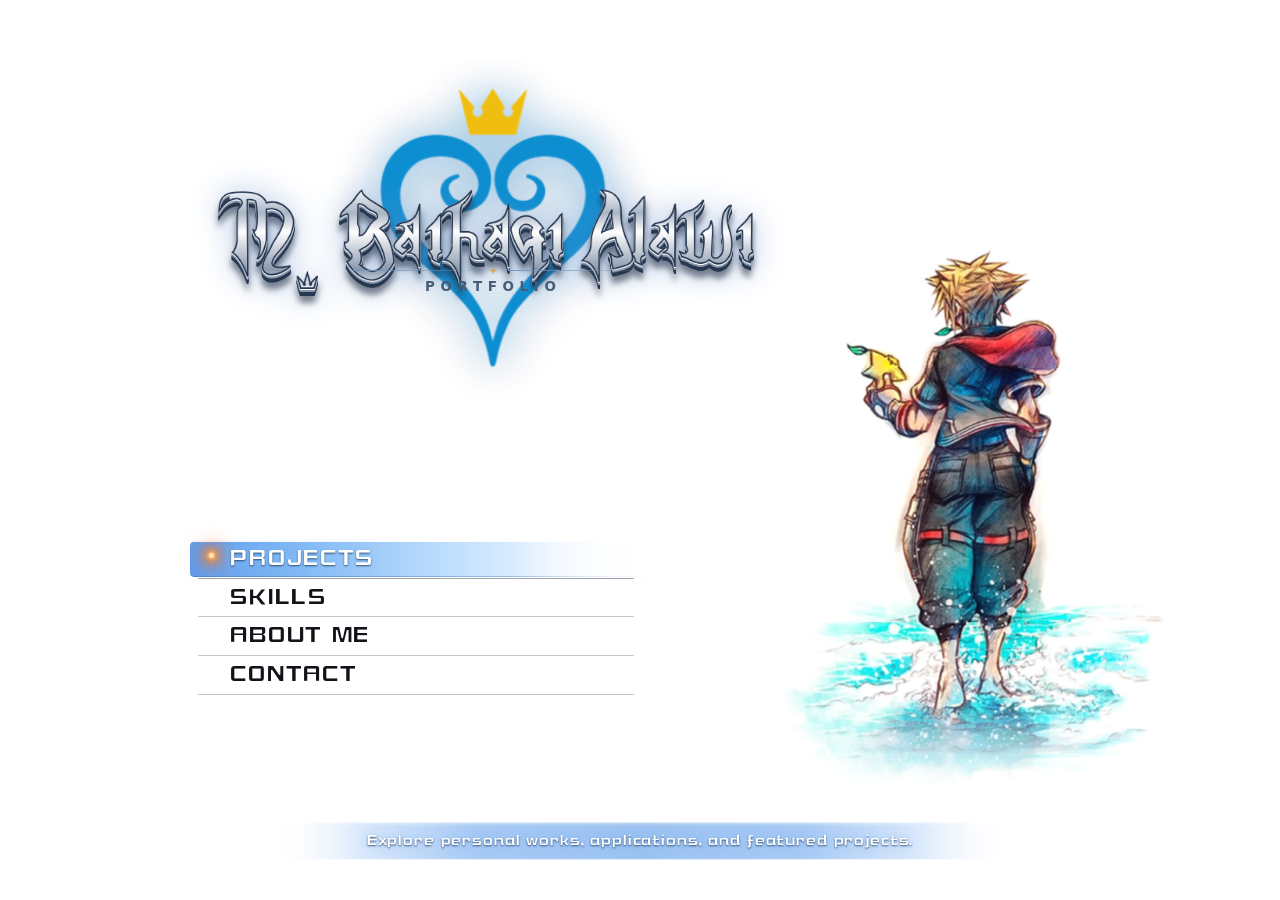
<file: index.html>
<!doctype html>
<html lang="id">
  <head>
    <meta charset="utf-8" />
    <meta name="viewport" content="width=1024" />
    <meta name="theme-color" content="#fafafa" />
    <meta
      name="description"
      content="Portfolio personal M. Baihaqi Alawi dalam pengalaman title screen interaktif."
    />
    <title>M. Baihaqi Alawi — Portfolio</title>
    <link rel="icon" href="assets/icons/favicon.svg" type="image/svg+xml" />
    <link rel="preload" as="image" href="assets/images/portfolio-wallpaper.webp" />
    <link
      rel="preload"
      as="image"
      href="assets/images/kingdom-hearts-logo.webp"
      type="image/webp"
    />
    <link data-page-style rel="stylesheet" href="assets/css/menu.css" />
    <script src="assets/js/core/navigation.js" defer></script>
    <script src="assets/js/core/confirm-sfx.js" defer></script>
  </head>
  <body>
    <main class="title-screen" id="title-screen">
      <img
        class="wallpaper-image"
        src="assets/images/portfolio-wallpaper.webp"
        alt=""
        fetchpriority="high"
      />

      <header class="identity" aria-label="Portfolio M. Baihaqi Alawi">
        <div class="identity__wordmark">
          <img
            class="identity__heart"
            src="assets/images/kingdom-hearts-logo.webp"
            alt=""
            aria-hidden="true"
          />
          <h1>M. Baihaqi Alawi</h1>
          <span class="identity__rule" aria-hidden="true"><i></i><b>✦</b><i></i></span>
          <p class="identity__tag">PORTFOLIO</p>
        </div>
      </header>

      <nav class="main-menu" aria-label="Menu portfolio">
        <ul class="menu-list">
          <li>
            <button
              class="menu-item is-active"
              type="button"
              data-menu="projects"
              aria-current="true"
            >
              <span class="menu-item__spark" aria-hidden="true"></span
              ><span class="menu-item__label">PROJECTS</span>
            </button>
          </li>
          <li>
            <button class="menu-item" type="button" data-menu="skills">
              <span class="menu-item__spark" aria-hidden="true"></span
              ><span class="menu-item__label">SKILLS</span>
            </button>
          </li>
          <li>
            <button class="menu-item" type="button" data-menu="about">
              <span class="menu-item__spark" aria-hidden="true"></span
              ><span class="menu-item__label">ABOUT ME</span>
            </button>
          </li>
          <li>
            <button class="menu-item" type="button" data-menu="contact">
              <span class="menu-item__spark" aria-hidden="true"></span
              ><span class="menu-item__label">CONTACT</span>
            </button>
          </li>
        </ul>
      </nav>

      <div class="menu-caption-strip" id="menu-caption-strip" aria-live="polite">
        <p class="menu-caption-strip__text" id="menu-caption-text">
          Explore personal works, applications, and featured projects.
        </p>
      </div>

      <audio id="menu-sfx" src="assets/audio/menu-sfx.mp3" preload="auto"></audio>
      <audio id="confirm-sfx" src="assets/audio/confirm-sfx.mp3" preload="auto"></audio>
      <audio id="back-sfx" src="assets/audio/back-sfx.mp3" preload="auto"></audio>
    </main>
  </body>
</html>
</file>
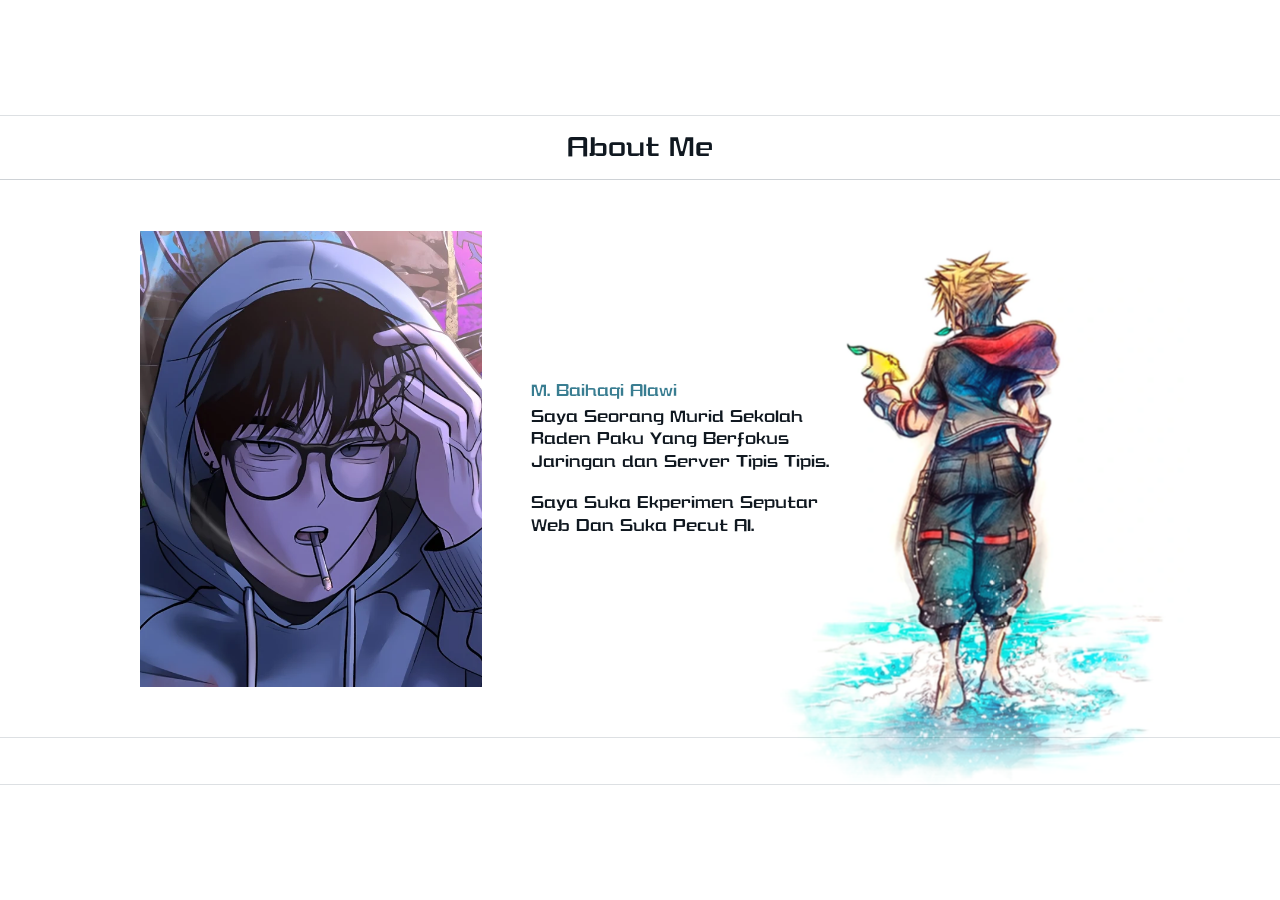
<file: about.html>
<!doctype html>
<html lang="id">
  <head>
    <meta charset="utf-8" />
    <meta name="viewport" content="width=1024" />
    <meta name="theme-color" content="#fafafa" />
    <meta name="description" content="About Me — M. Baihaqi Alawi." />
    <title>About Me — M. Baihaqi Alawi</title>
    <link rel="icon" href="assets/icons/favicon.svg" type="image/svg+xml" />
    <link rel="preload" as="image" href="assets/images/about-profile.webp" />
    <link rel="preload" as="image" href="assets/images/portfolio-wallpaper.webp" />
    <link data-page-style rel="stylesheet" href="assets/css/about.css" />
    <script src="assets/js/core/navigation.js" defer></script>
    <script src="assets/js/core/confirm-sfx.js" defer></script>
  </head>
  <body>
    <main class="about-screen" aria-labelledby="about-title" tabindex="-1">
      <img
        class="wallpaper-image"
        src="assets/images/portfolio-wallpaper.webp"
        alt=""
        aria-hidden="true"
        fetchpriority="high"
      />
      <section class="about-panel">
        <header class="about-header"><h1 id="about-title">About Me</h1></header>
        <div class="about-content">
          <figure class="about-photo">
            <img
              src="assets/images/about-profile.webp"
              alt="Gambar profil M. Baihaqi Alawi"
              width="1024"
              height="1024"
              fetchpriority="high"
            />
          </figure>
          <article class="about-biography" aria-labelledby="about-name">
            <h2 id="about-name">M. Baihaqi Alawi</h2>
            <p>
              Saya Seorang Murid Sekolah Raden Paku Yang Berfokus Jaringan dan Server Tipis Tipis.
            </p>
            <p>
              Saya Suka Ekperimen Seputar Web Dan Suka Pecut AI.
            </p>
          </article>
        </div>
        <div class="about-bottom-rule" aria-hidden="true"></div>
      </section>
    </main>
    <audio id="menu-sfx" src="assets/audio/menu-sfx.mp3" preload="auto"></audio>
    <audio id="confirm-sfx" src="assets/audio/confirm-sfx.mp3" preload="auto"></audio>
    <audio id="back-sfx" src="assets/audio/back-sfx.mp3" preload="auto"></audio>
  </body>
</html>
</file>
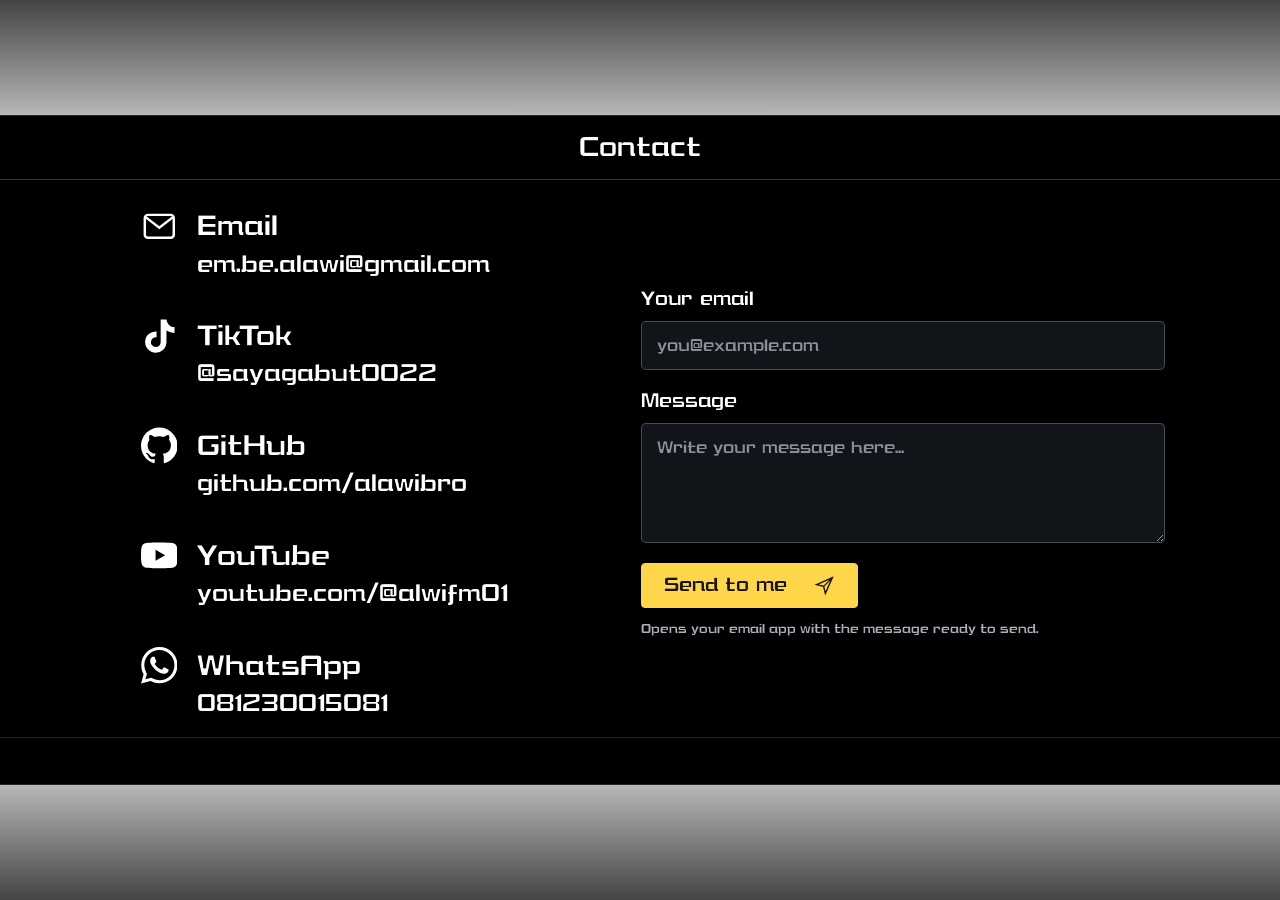
<file: contact.html>
<!doctype html>
<html lang="id">
  <head>
    <meta charset="utf-8" />
    <meta name="viewport" content="width=1024" />
    <meta name="theme-color" content="#ffffff" />
    <meta name="description" content="Contact — M. Baihaqi Alawi." />
    <title>Contact — M. Baihaqi Alawi</title>
    <link rel="icon" href="assets/icons/favicon.svg" type="image/svg+xml" />
    <link data-page-style rel="stylesheet" href="assets/css/contact.css" />
    <script src="assets/js/core/navigation.js" defer></script>
    <script src="assets/js/core/confirm-sfx.js" defer></script>
  </head>
  <body>
    <main class="contact-screen" aria-labelledby="contact-title" tabindex="-1">
      <section class="contact-panel">
        <header class="contact-header"><h1 id="contact-title">Contact</h1></header>
        <div class="contact-content">
          <dl class="contact-channels" aria-label="Kontak M. Baihaqi Alawi">
            <div style="--channel-index: 0">
              <dt>
                <svg
                  class="contact-icon"
                  viewBox="0 0 24 24"
                  fill="none"
                  stroke="currentColor"
                  stroke-width="1.6"
                  aria-hidden="true"
                >
                  <rect x="2.5" y="4.5" width="19" height="15" rx="2" />
                  <path d="m3 6 9 7 9-7" /></svg
                ><span>Email</span>
              </dt>
              <dd><a href="mailto:em.be.alawi@gmail.com">em.be.alawi@gmail.com</a></dd>
            </div>
            <div style="--channel-index: 1">
              <dt>
                <svg
                  class="contact-icon"
                  viewBox="0 0 24 24"
                  fill="currentColor"
                  aria-hidden="true"
                >
                  <path
                    d="M16.7 1h-3.8v14.9a3.2 3.2 0 1 1-2.7-3.2V8.8a7 7 0 1 0 6.5 7V8.2a9.4 9.4 0 0 0 5.3 1.6V6a5.3 5.3 0 0 1-5.3-5Z"
                  /></svg
                ><span>TikTok</span>
              </dt>
              <dd>
                <a
                  href="https://www.tiktok.com/@sayagabut0022"
                  target="_blank"
                  rel="noopener noreferrer"
                  >@sayagabut0022</a
                >
              </dd>
            </div>
            <div style="--channel-index: 2">
              <dt>
                <svg
                  class="contact-icon"
                  viewBox="0 0 24 24"
                  fill="currentColor"
                  aria-hidden="true"
                >
                  <path
                    d="M12 .297c-6.63 0-12 5.373-12 12 0 5.303 3.438 9.8 8.205 11.385.6.113.82-.258.82-.577 0-.285-.01-1.04-.015-2.04-3.338.724-4.042-1.61-4.042-1.61C4.422 18.07 3.633 17.7 3.633 17.7c-1.087-.744.084-.729.084-.729 1.205.084 1.838 1.236 1.838 1.236 1.07 1.835 2.809 1.305 3.495.998.108-.776.417-1.305.76-1.605-2.665-.3-5.466-1.332-5.466-5.93 0-1.31.465-2.38 1.235-3.22-.135-.303-.54-1.523.105-3.176 0 0 1.005-.322 3.3 1.23.96-.267 1.98-.399 3-.405 1.02.006 2.04.138 3 .405 2.28-1.552 3.285-1.23 3.285-1.23.645 1.653.24 2.873.12 3.176.765.84 1.23 1.91 1.23 3.22 0 4.61-2.805 5.625-5.475 5.92.42.36.81 1.096.81 2.22 0 1.606-.015 2.896-.015 3.286 0 .315.21.69.825.57C20.565 22.092 24 17.592 24 12.297c0-6.627-5.373-12-12-12"
                  /></svg
                ><span>GitHub</span>
              </dt>
              <dd>
                <a href="https://github.com/alawibro" target="_blank" rel="noopener noreferrer"
                  >github.com/alawibro</a
                >
              </dd>
            </div>
            <div style="--channel-index: 3">
              <dt>
                <svg
                  class="contact-icon"
                  viewBox="0 0 24 24"
                  fill="currentColor"
                  aria-hidden="true"
                >
                  <path
                    d="M23.498 6.186a3.016 3.016 0 0 0-2.122-2.136C19.505 3.545 12 3.545 12 3.545s-7.505 0-9.377.505A3.017 3.017 0 0 0 .502 6.186C0 8.07 0 12 0 12s0 3.93.502 5.814a3.016 3.016 0 0 0 2.122 2.136c1.871.505 9.376.505 9.376.505s7.505 0 9.377-.505a3.015 3.015 0 0 0 2.122-2.136C24 15.93 24 12 24 12s0-3.93-.502-5.814zM9.545 15.568V8.432L15.818 12l-6.273 3.568z"
                  /></svg
                ><span>YouTube</span>
              </dt>
              <dd>
                <a href="https://youtube.com/@alwifm01" target="_blank" rel="noopener noreferrer"
                  >youtube.com/@alwifm01</a
                >
              </dd>
            </div>
            <div style="--channel-index: 4">
              <dt>
                <svg
                  class="contact-icon"
                  viewBox="0 0 24 24"
                  fill="currentColor"
                  aria-hidden="true"
                >
                  <path
                    d="M17.472 14.382c-.297-.149-1.758-.867-2.03-.967-.273-.099-.471-.148-.67.15-.197.297-.767.966-.94 1.164-.173.199-.347.223-.644.075-.297-.15-1.255-.463-2.39-1.475-.883-.788-1.48-1.761-1.653-2.059-.173-.297-.018-.458.13-.606.134-.133.298-.347.446-.52.149-.174.198-.298.298-.497.099-.198.05-.371-.025-.52-.075-.149-.669-1.612-.916-2.207-.242-.579-.487-.5-.669-.51-.173-.008-.371-.01-.57-.01-.198 0-.52.074-.792.372-.272.297-1.04 1.016-1.04 2.479 0 1.462 1.065 2.875 1.213 3.074.149.198 2.096 3.2 5.077 4.487.709.306 1.262.489 1.694.625.712.227 1.36.195 1.871.118.571-.085 1.758-.719 2.006-1.413.248-.694.248-1.289.173-1.413-.074-.124-.272-.198-.57-.347m-5.421 7.403h-.004a9.87 9.87 0 0 1-5.031-1.378l-.361-.214-3.741.982.998-3.648-.235-.374a9.86 9.86 0 0 1-1.51-5.26c.001-5.45 4.436-9.884 9.888-9.884 2.64 0 5.122 1.03 6.988 2.898a9.825 9.825 0 0 1 2.893 6.994c-.003 5.45-4.437 9.884-9.885 9.884m8.413-18.297A11.815 11.815 0 0 0 12.05 0C5.495 0 .16 5.335.157 11.892c0 2.096.547 4.142 1.588 5.945L.057 24l6.305-1.654a11.882 11.882 0 0 0 5.683 1.448h.005c6.554 0 11.89-5.335 11.893-11.893a11.821 11.821 0 0 0-3.48-8.413Z"
                  /></svg
                ><span>WhatsApp</span>
              </dt>
              <dd>
                <a href="https://wa.me/6281230015081" target="_blank" rel="noopener noreferrer"
                  >081230015081</a
                >
              </dd>
            </div>
          </dl>
          <form class="contact-form" id="contact-form" aria-label="Kirim pesan ke M. Baihaqi Alawi">
            <div class="contact-field">
              <label for="sender-email">Your email</label>
              <input
                id="sender-email"
                name="email"
                type="email"
                autocomplete="email"
                placeholder="you@example.com"
                maxlength="254"
                required
              />
            </div>
            <div class="contact-field">
              <label for="contact-message">Message</label>
              <textarea
                id="contact-message"
                name="message"
                rows="4"
                placeholder="Write your message here..."
                maxlength="3000"
                required
              ></textarea>
            </div>
            <button type="submit">
              Send to me
              <svg
                viewBox="0 0 24 24"
                fill="none"
                stroke="currentColor"
                stroke-width="1.6"
                aria-hidden="true"
              >
                <path d="m3 11 18-8-8 18-2-8-8-2Z M11 13 21 3" />
              </svg>
            </button>
            <p class="contact-form-note" id="contact-form-note" role="status">
              Opens your email app with the message ready to send.
            </p>
          </form>
        </div>
        <div class="contact-bottom-rule" aria-hidden="true"></div>
      </section>
    </main>
    <audio id="menu-sfx" src="assets/audio/menu-sfx.mp3" preload="auto"></audio>
    <audio id="confirm-sfx" src="assets/audio/confirm-sfx.mp3" preload="auto"></audio>
    <audio id="back-sfx" src="assets/audio/back-sfx.mp3" preload="auto"></audio>
  </body>
</html>
</file>
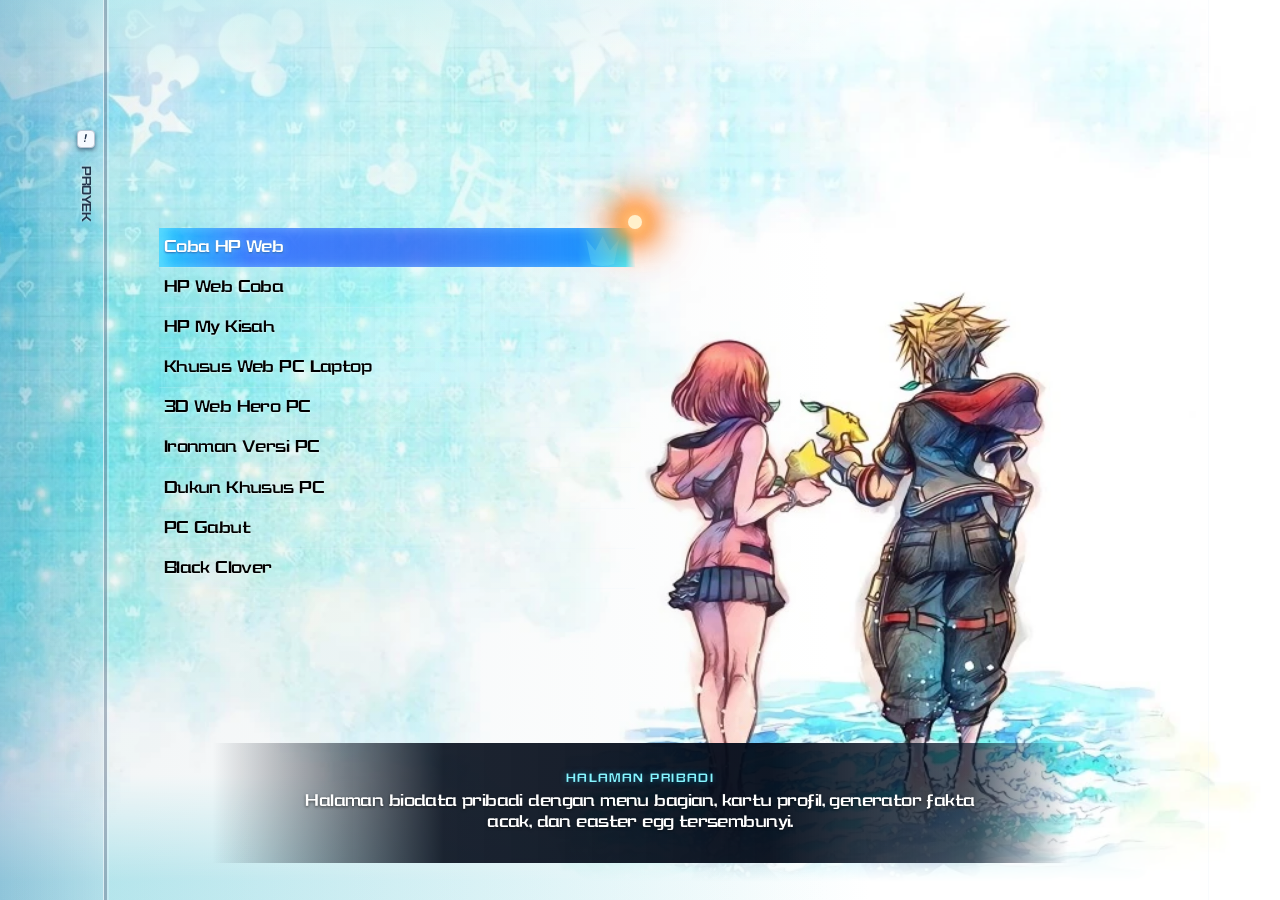
<file: projects.html>
<!doctype html>
<html lang="id">
  <head>
    <meta charset="utf-8" />
    <meta name="viewport" content="width=1024" />
    <meta name="theme-color" content="#b2e8ed" />
    <meta name="description" content="Proyek — M. Baihaqi Alawi." />
    <title>Proyek — M. Baihaqi Alawi</title>
    <link rel="icon" href="assets/icons/favicon.svg" type="image/svg+xml" />
    <link rel="preload" as="image" href="assets/images/projects-kingdom-wallpaper.webp" />
    <link data-page-style rel="stylesheet" href="assets/css/projects.css" />
    <script src="assets/js/core/navigation.js" defer></script>
    <script src="assets/js/core/confirm-sfx.js" defer></script>
  </head>
  <body>
    <svg class="svg-library" xmlns="http://www.w3.org/2000/svg" aria-hidden="true">
      <defs>
        <symbol id="project-crown" viewBox="0 0 40 34">
          <path d="M4 5 13 16 20 2 27 16 36 5 31 29Q20 33 9 29Z" fill="currentColor" />
        </symbol>
      </defs>
    </svg>
    <main class="projects-screen" aria-label="Proyek M. Baihaqi Alawi">
      <img
        class="projects-wallpaper"
        src="assets/images/projects-kingdom-wallpaper.webp"
        alt=""
        aria-hidden="true"
        fetchpriority="high"
      />
      <canvas class="projects-wallpaper-canvas" aria-hidden="true"></canvas>
      <div class="projects-wallpaper-effects" aria-hidden="true">
        <div class="projects-light-bloom"></div>
        <div class="projects-particles"></div>
      </div>
      <div class="menu-rail" aria-hidden="true"></div>
      <div class="right-rule" aria-hidden="true"></div>
      <a class="return-link" href="index.html" aria-label="Kembali ke menu"
        ><svg viewBox="0 0 24 24" aria-hidden="true">
          <path d="M10 3h4l-.7 11h-2.6L10 3Z" fill="currentColor" />
          <circle cx="12" cy="18.5" r="1.8" fill="currentColor" /></svg
      ></a>
      <h1 class="project-label">PROYEK</h1>
      <nav class="project-menu" aria-label="Pilih proyek">
        <ul id="project-list"></ul>
        <noscript>
          <ul>
            <li>
              <a
                class="project-item"
                href="https://alawibro.github.io/coba-hp-web/"
                target="_blank"
                rel="noopener noreferrer"
                ><span class="project-item-title">Coba HP Web</span></a
              >
            </li>
            <li>
              <a
                class="project-item"
                href="https://alawibro.github.io/hp-web-coba/"
                target="_blank"
                rel="noopener noreferrer"
                ><span class="project-item-title">HP Web Coba</span></a
              >
            </li>
            <li>
              <a
                class="project-item"
                href="https://alawibro.github.io/hp-mykisah-wkwkwk/"
                target="_blank"
                rel="noopener noreferrer"
                ><span class="project-item-title">HP My Kisah</span></a
              >
            </li>
            <li>
              <a
                class="project-item"
                href="https://alawibro.github.io/khusus-web-pc-laptop/"
                target="_blank"
                rel="noopener noreferrer"
                ><span class="project-item-title">Khusus Web PC Laptop</span></a
              >
            </li>
            <li>
              <a
                class="project-item"
                href="https://github.com/alawibro/3d-web-hero-pc"
                target="_blank"
                rel="noopener noreferrer"
                ><span class="project-item-title">3D Web Hero PC</span></a
              >
            </li>
          </ul>
        </noscript>
        <span class="selection-spark project-menu-spark" aria-hidden="true"></span>
      </nav>
      <div class="menu-caption" aria-live="polite" aria-atomic="true">
        <p id="project-caption">
          <span class="project-category"></span>
          <span class="project-description"></span>
        </p>
      </div>
    </main>
    <template id="project-item-template">
      <li>
        <button class="project-item" type="button">
          <span class="project-item-title"></span
          ><svg class="selection-crown" aria-hidden="true"><use href="#project-crown" /></svg>
        </button>
      </li>
    </template>
    <audio id="menu-sfx" src="assets/audio/menu-sfx.mp3" preload="auto"></audio>
    <audio id="confirm-sfx" src="assets/audio/confirm-sfx.mp3" preload="auto"></audio>
    <audio id="back-sfx" src="assets/audio/back-sfx.mp3" preload="auto"></audio>
  </body>
</html>
</file>
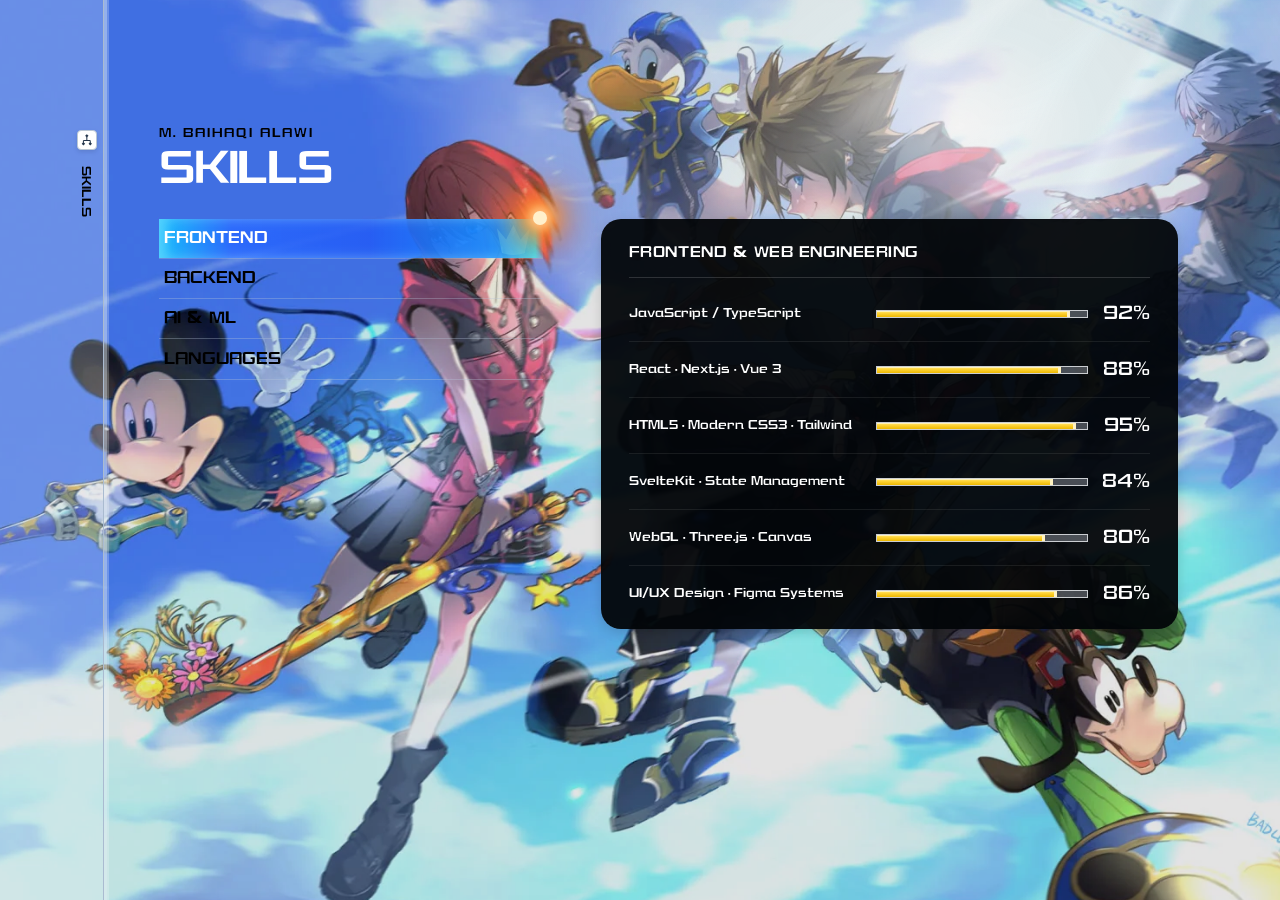
<file: skills.html>
<!doctype html>
<html lang="id">
  <head>
    <meta charset="utf-8" />
    <meta name="viewport" content="width=1024" />
    <meta name="theme-color" content="#e9e9e9" />
    <meta name="description" content="Skills — M. Baihaqi Alawi." />
    <title>Skills — M. Baihaqi Alawi</title>
    <link rel="icon" href="assets/icons/favicon.svg" type="image/svg+xml" />
    <link rel="preload" as="image" href="assets/images/skills-kingdom-wallpaper.webp" />
    <link data-page-style rel="stylesheet" href="assets/css/skills.css" />
    <script src="assets/js/core/navigation.js" defer></script>
    <script src="assets/js/core/confirm-sfx.js" defer></script>
  </head>
  <body>
    <main class="skills-screen" aria-label="Skills M. Baihaqi Alawi">
      <img
        class="skills-wallpaper"
        src="assets/images/skills-kingdom-wallpaper.webp"
        alt=""
        aria-hidden="true"
        fetchpriority="high"
      />
      <canvas class="skills-wallpaper-canvas" aria-hidden="true"></canvas>
      <div class="skills-wallpaper-effects" aria-hidden="true">
        <div class="skills-light-bloom"></div>
        <div class="skills-light-rays"></div>
        <div class="skills-particles"></div>
      </div>
      <div class="skills-rail" aria-hidden="true"></div>
      <a class="skills-back" href="index.html" aria-label="Kembali ke menu"
        ><svg viewBox="0 0 24 24" aria-hidden="true">
          <path
            d="M12 7v6M6 13h12M6 13v4M18 13v4"
            fill="none"
            stroke="currentColor"
            stroke-width="1.8"
            stroke-linejoin="round"
          />
          <path
            d="m12 2 3 3-3 3-3-3Zm-6 14 3 3-3 3-3-3Zm12 0 3 3-3 3-3-3Z"
            fill="currentColor"
          /></svg
      ></a>
      <p class="skills-rail-label">SKILLS</p>
      <section class="skills-content">
        <header class="skills-heading">
          <p>M. BAIHAQI ALAWI</p>
          <h1>SKILLS</h1>
        </header>
        <div class="skills-layout">
          <div
            class="skills-tabs"
            role="tablist"
            aria-label="Kategori skill"
            aria-orientation="vertical"
          ></div>
          <section
            class="skills-panel"
            id="skills-panel"
            role="tabpanel"
            tabindex="0"
            aria-labelledby="skill-category-heading"
          >
            <h2 id="skill-category-heading"></h2>
            <div class="skills-rows"></div>
          </section>
        </div>
      </section>
    </main>
    <audio id="menu-sfx" src="assets/audio/menu-sfx.mp3" preload="auto"></audio>
    <audio id="confirm-sfx" src="assets/audio/confirm-sfx.mp3" preload="auto"></audio>
    <audio id="back-sfx" src="assets/audio/back-sfx.mp3" preload="auto"></audio>
  </body>
</html>
</file>
<file: assets/css/menu.css>
@font-face {
  font-family: 'KHMenu';
  src: url('../fonts/KHMenu.woff2') format('woff2');
  font-style: normal;
  font-weight: 400;
  font-display: swap;
}

@font-face {
  font-family: 'KingdomHearts';
  src: url('../fonts/Kingdom_Hearts_Font.ttf') format('truetype');
  font-style: normal;
  font-weight: 400;
  font-display: swap;
}

:root {
  color-scheme: light;
  --paper: #fafafa;
  --ink: #111318;
  --focus: #174fa8;
  --serif: 'Palatino Linotype', 'Book Antiqua', Georgia, serif;
  --sans: Inter, ui-sans-serif, system-ui, -apple-system, BlinkMacSystemFont, 'Segoe UI', sans-serif;
  font-family: var(--sans);
  font-synthesis: none;
  text-rendering: optimizeLegibility;
  -webkit-font-smoothing: antialiased;
  -moz-osx-font-smoothing: grayscale;
}

* {
  box-sizing: border-box;
}

html,
body {
  width: 100%;
  min-width: 1024px;
  height: 100%;
  margin: 0;
  overflow: hidden;
  overscroll-behavior: none;
}

body {
  color: var(--ink);
  background: var(--paper);
}
button {
  color: inherit;
  font: inherit;
}
button:focus-visible {
  outline: 3px solid var(--focus);
  outline-offset: 3px;
}

.title-screen {
  isolation: isolate;
  position: fixed;
  inset: 0;
  min-width: 1024px;
  width: 100%;
  height: 100vh;
  height: 100dvh;
  overflow: hidden;
  background: #fff;
}

.wallpaper-image {
  position: absolute;
  z-index: -1;
  inset: 0;
  width: 100%;
  height: 100%;
  max-width: none;
  object-fit: cover;
  object-position: 72% center;
  --wallpaper-opacity: 0.96;
  opacity: var(--wallpaper-opacity);
  will-change: opacity;
  user-select: none;
  pointer-events: none;
  transform-origin: 72% center;
  transform: scale(0.75);
  mask-image: linear-gradient(
    to bottom,
    #000 0%,
    #000 80%,
    rgba(0, 0, 0, 0.85) 88%,
    rgba(0, 0, 0, 0.3) 95%,
    transparent 100%
  );
  -webkit-mask-image: linear-gradient(
    to bottom,
    #000 0%,
    #000 80%,
    rgba(0, 0, 0, 0.85) 88%,
    rgba(0, 0, 0, 0.3) 95%,
    transparent 100%
  );
  animation: wallpaper-fade-in 1400ms cubic-bezier(0.25, 0.8, 0.25, 1) 100ms both;
}

@keyframes wallpaper-fade-in {
  from {
    opacity: 0.1;
  }
  to {
    opacity: var(--wallpaper-opacity);
  }
}

.identity {
  position: absolute;
  left: clamp(14.5%, 18vw, 21.5%);
  top: clamp(14%, 18.5vh, 22.5%);
  width: fit-content;
  max-width: 62vw;
}

@keyframes logo-fade-in {
  from {
    opacity: 0;
  }
  to {
    opacity: 1;
  }
}

@keyframes name-entrance {
  from {
    opacity: 0;
    transform: scale(1.28);
  }
  to {
    opacity: 1;
    transform: scale(1);
  }
}

.identity__wordmark {
  position: relative;
  isolation: isolate;
  display: inline-flex;
  flex-direction: column;
  align-items: center;
  width: fit-content;
  font-size: clamp(96px, 11vw, 166px);
}
.identity__heart {
  will-change: opacity;
  position: absolute;
  z-index: -1;
  top: 48%;
  left: 50%;
  width: auto;
  height: 2.08em;
  aspect-ratio: 1280 / 1580;
  overflow: visible;
  transform: translate(-50%, -50%);
  pointer-events: none;
  filter: drop-shadow(0 0 20px rgba(0, 132, 214, 0.42))
    drop-shadow(0 6px 26px rgba(18, 52, 98, 0.24));
  opacity: 0.95;
  animation: logo-fade-in 1400ms cubic-bezier(0.25, 0.8, 0.25, 1) 1100ms backwards;
}

.identity__wordmark h1 {
  will-change: transform, opacity;
  position: relative;
  z-index: 1;
  margin: 0;
  white-space: nowrap;
  text-align: center;
  font-family: 'KingdomHearts', var(--serif);
  font-size: 1em;
  font-weight: 400;
  line-height: 0.96;
  letter-spacing: -0.025em;
  background: linear-gradient(
    180deg,
    #fff 0%,
    #eef2f8 18%,
    #aab5c5 34%,
    #fff 48%,
    #8a98ad 76%,
    #e4eaf3 88%,
    #74839a 100%
  );
  background-clip: text;
  -webkit-background-clip: text;
  color: transparent;
  -webkit-text-stroke: 1.5px #25364f;
  filter: drop-shadow(0 1px 0 #fff) drop-shadow(0 2px 0 #8796ac) drop-shadow(0 4px 0 #263750)
    drop-shadow(0 7px 3px rgba(19, 31, 50, 0.52)) drop-shadow(0 0 16px rgba(104, 145, 206, 0.45));
  transform-origin: center;
  animation: name-entrance 1100ms cubic-bezier(0.2, 0.75, 0.25, 1) 1400ms both;
}

.identity__rule {
  position: relative;
  z-index: 1;
  display: flex;
  align-items: center;
  justify-content: center;
  gap: 10px;
  width: min(72%, 280px);
  margin: -0.27em 0 0;
  color: #6d91c4;
  animation: logo-fade-in 900ms ease 1550ms both;
}
.identity__rule i {
  height: 1px;
  flex: 1;
  background: linear-gradient(90deg, #7595c0, rgba(122, 154, 198, 0.16));
}
.identity__rule b {
  color: #d1a967;
  font-size: 12px;
  font-weight: 400;
}

.identity__tag {
  position: relative;
  z-index: 1;
  margin: 1px 0 0;
  text-align: center;
  color: #485c76;
  font-family: var(--sans);
  font-size: clamp(11px, 1.05vw, 15px);
  font-weight: 650;
  letter-spacing: 0.42em;
  text-transform: uppercase;
  animation: logo-fade-in 900ms ease 1550ms both;
}

.main-menu {
  position: absolute;
  left: clamp(12%, 15.5vw, 19%);
  top: clamp(54%, 60vh, 67%);
  width: min(34vw, 460px);
}

.menu-list {
  list-style: none;
  padding: 0;
  margin: 0;
}
.menu-list li {
  margin: 0;
  padding: 0;
  opacity: 0;
  animation: menu-item-entrance 550ms cubic-bezier(0.16, 1, 0.3, 1) both;
}
.menu-list li:nth-child(1) {
  animation-delay: 260ms;
}
.menu-list li:nth-child(2) {
  animation-delay: 400ms;
}
.menu-list li:nth-child(3) {
  animation-delay: 540ms;
}
.menu-list li:nth-child(4) {
  animation-delay: 680ms;
}

@keyframes menu-item-entrance {
  0% {
    opacity: 0;
    transform: translateY(22px);
  }
  100% {
    opacity: 1;
    transform: translateY(0);
  }
}

.menu-item {
  position: relative;
  display: grid;
  grid-template-columns: 26px minmax(0, 1fr);
  column-gap: 6px;
  align-items: center;
  width: 100%;
  min-height: clamp(38px, 4.3vh, 48px);
  padding: 0 16px 0 0;
  border: 0;
  border-bottom: 1px solid rgba(112, 118, 129, 0.42);
  background: transparent;
  cursor: pointer;
  text-align: left;
  transition:
    color 150ms ease,
    border-color 150ms ease,
    background-color 150ms ease;
  -webkit-tap-highlight-color: transparent;
}
.menu-item:focus-visible {
  outline: none;
}

.menu-item::before {
  content: '';
  position: absolute;
  z-index: -1;
  left: -8px;
  right: -28px;
  top: 1px;
  bottom: 1px;
  opacity: 0;
  background: linear-gradient(
    90deg,
    rgba(50, 128, 230, 0.78) 0%,
    rgba(68, 148, 238, 0.65) 24%,
    rgba(102, 178, 248, 0.42) 55%,
    rgba(135, 198, 255, 0.15) 80%,
    rgba(160, 215, 255, 0) 100%
  );
  border-radius: 4px 0 0 4px;
  box-shadow:
    inset 0 1px 0 rgba(255, 255, 255, 0.95),
    inset 0 -1px 0 rgba(40, 95, 175, 0.35),
    0 2px 10px rgba(50, 120, 220, 0.2);
  mask-image: linear-gradient(90deg, #000 0%, #000 68%, rgba(0, 0, 0, 0.2) 88%, transparent 100%);
  -webkit-mask-image: linear-gradient(
    90deg,
    #000 0%,
    #000 68%,
    rgba(0, 0, 0, 0.2) 88%,
    transparent 100%
  );
  transition: opacity 180ms ease;
}

.menu-item.is-active {
  color: #ffffff;
  border-bottom-color: rgba(90, 101, 118, 0.58);
}
.menu-item.is-active .menu-item__label {
  text-shadow:
    0 1px 2px rgba(10, 32, 64, 0.7),
    0 0 12px rgba(120, 195, 255, 0.85);
}
.menu-item.is-active::before {
  opacity: 1;
}
.menu-item:hover:not(.is-active) {
  color: #25344a;
  border-bottom-color: #7d8796;
}
.menu-item__spark {
  position: relative;
  top: -3px;
  justify-self: center;
  width: 5px;
  height: 5px;
  border-radius: 50%;
  background: #ffe4b5;
  opacity: 0;
  box-shadow:
    0 0 3px 1px #ffc080,
    0 0 7px 3px rgba(255, 160, 55, 0.95),
    0 0 14px 5px rgba(255, 115, 15, 0.75),
    0 0 20px 8px rgba(255, 85, 0, 0.35);
  transition: opacity 180ms ease;
}

.menu-item.is-active .menu-item__spark {
  opacity: 1;
  animation: spark-float 2.2s cubic-bezier(0.45, 0, 0.55, 1) infinite;
}

@keyframes spark-float {
  0% {
    transform: translate3d(-3px, 1px, 0) scale(0.92);
  }
  25% {
    transform: translate3d(2px, -4px, 0) scale(1.12);
  }
  50% {
    transform: translate3d(4px, 1px, 0) scale(1.02);
  }
  75% {
    transform: translate3d(1px, 4px, 0) scale(1.1);
  }
  100% {
    transform: translate3d(-3px, 1px, 0) scale(0.92);
  }
}

@keyframes spark-glow {
  from {
    opacity: 0;
  }
  to {
    opacity: 1;
  }
}
.menu-item__label {
  font-family: 'KHMenu', 'Trebuchet MS', var(--sans);
  font-size: clamp(17px, 1.68vw, 23px);
  font-weight: 400;
  letter-spacing: 0.08em;
  line-height: 1;
}
.menu-item__label {
  display: inline-block;
  transform-origin: left center;
}
.is-confirming-menu .main-menu {
  pointer-events: none;
}
.is-confirming-menu .menu-item.is-active .menu-item__label {
  will-change: transform, opacity;
}

.menu-caption-strip {
  position: absolute;
  left: 50%;
  transform: translateX(-50%);
  bottom: clamp(24px, 4.5vh, 44px);
  width: min(84vw, 740px);
  height: clamp(34px, 4.2vh, 42px);
  display: flex;
  align-items: center;
  justify-content: center;
  pointer-events: none;
  z-index: 2;
  animation: caption-fade-in 1000ms ease 750ms both;
}

@keyframes caption-fade-in {
  from {
    opacity: 0.1;
  }
  to {
    opacity: 1;
  }
}

.menu-caption-strip::before {
  content: '';
  position: absolute;
  inset: 0;
  background: linear-gradient(
    90deg,
    transparent 0%,
    rgba(120, 175, 240, 0.22) 10%,
    rgba(95, 158, 235, 0.55) 28%,
    rgba(90, 155, 232, 0.6) 50%,
    rgba(95, 158, 235, 0.55) 72%,
    rgba(120, 175, 240, 0.22) 90%,
    transparent 100%
  );
  border-top: 1px solid rgba(255, 255, 255, 0.68);
  border-bottom: 1px solid rgba(255, 255, 255, 0.68);
  mask-image: linear-gradient(90deg, transparent 0%, #000 12%, #000 88%, transparent 100%);
  -webkit-mask-image: linear-gradient(90deg, transparent 0%, #000 12%, #000 88%, transparent 100%);
  box-shadow: inset 0 1px 3px rgba(255, 255, 255, 0.45);
}

.menu-caption-strip__text {
  position: relative;
  z-index: 1;
  margin: 0;
  padding: 0 24px;
  color: #ffffff;
  font-family: 'KHMenu', var(--sans);
  font-size: clamp(12.5px, 1.12vw, 15.5px);
  font-weight: 400;
  letter-spacing: 0.06em;
  text-align: center;
  white-space: nowrap;
  text-shadow:
    0 1px 2px rgba(16, 38, 72, 0.75),
    0 0 10px rgba(120, 185, 255, 0.55);
  transition:
    opacity 140ms ease,
    transform 140ms ease;
}

.menu-caption-strip__text.is-changing {
  opacity: 0;
  transform: translateY(2px);
}

@media (prefers-reduced-motion: reduce) {
  *,
  *::before,
  *::after {
    scroll-behavior: auto !important;
    animation-duration: 0.01ms !important;
    animation-iteration-count: 1 !important;
    transition-duration: 0.01ms !important;
  }
  .identity,
  .menu-list li,
  .menu-caption-strip,
  .wallpaper-image {
    opacity: 1 !important;
    transform: none !important;
    animation: none !important;
  }
  .identity__heart,
  .identity__wordmark h1,
  .identity__rule,
  .identity__tag {
    animation: none !important;
  }
}

.menu-item__spark::after {
  content: '';
  position: absolute;
  inset: 0;
  border-radius: inherit;
  box-shadow:
    0 0 4px 2px #ffc080,
    0 0 10px 4px #ffaa41,
    0 0 16px 6px #ff7d14d9,
    0 0 23px 9px #ff5a0073;
  opacity: 0;
  pointer-events: none;
}
.menu-item.is-active .menu-item__spark::after {
  animation: spark-glow 1.2s ease-in-out infinite alternate;
  will-change: opacity;
}
@media (prefers-reduced-motion: reduce) {
  .menu-item__spark::after {
    animation: none !important;
  }
}
</file>
<file: assets/css/about.css>
@font-face {
  font-family: 'KHMenu';
  src: url('../fonts/KHMenu.woff2') format('woff2');
  font-weight: 400;
  font-style: normal;
  font-display: swap;
}
:root {
  color-scheme: light;
  color: #101820;
  background: #fff;
  font-family: 'KHMenu', 'Trebuchet MS', sans-serif;
}
* {
  box-sizing: border-box;
}
html,
body {
  margin: 0;
  width: 100%;
  height: 100%;
  min-width: 1024px;
  overflow: hidden;
}
.about-screen {
  position: fixed;
  inset: 0;
  min-width: 1024px;
  isolation: isolate;
  width: 100%;
  height: 100vh;
  height: 100dvh;
  overflow: hidden;
  background: #fff;
}
.about-screen:focus {
  outline: none;
}
.wallpaper-image {
  position: absolute;
  z-index: -1;
  inset: 0;
  width: 100%;
  height: 100%;
  max-width: none;
  object-fit: cover;
  object-position: 72% center;
  --wallpaper-opacity: 0.96;
  opacity: var(--wallpaper-opacity);
  will-change: opacity;
  user-select: none;
  pointer-events: none;
  transform-origin: 72% center;
  transform: scale(0.75);
  mask-image: linear-gradient(
    to bottom,
    #000 0%,
    #000 80%,
    rgba(0, 0, 0, 0.85) 88%,
    rgba(0, 0, 0, 0.3) 95%,
    transparent 100%
  );
  -webkit-mask-image: linear-gradient(
    to bottom,
    #000 0%,
    #000 80%,
    rgba(0, 0, 0, 0.85) 88%,
    rgba(0, 0, 0, 0.3) 95%,
    transparent 100%
  );
  animation: wallpaper-fade-in 1400ms cubic-bezier(0.25, 0.8, 0.25, 1) 100ms both;
}

@keyframes wallpaper-fade-in {
  from {
    opacity: 0.1;
  }
  to {
    opacity: var(--wallpaper-opacity);
  }
}

@media (prefers-reduced-motion: reduce) {
  .wallpaper-image {
    opacity: 1 !important;
    transform: none !important;
    animation: none !important;
  }
}
.about-panel {
  position: absolute;
  inset: 12.8% 0 12.8%;
  display: flex;
  flex-direction: column;
  background: transparent;
  border-bottom: 1px solid #20324626;
  animation: about-screen-in 600ms ease both;
}
.about-header {
  flex: none;
  height: clamp(40px, 7.2vh, 78px);
  display: grid;
  place-items: center;
  border-top: 1px solid #20324626;
  border-bottom: 1px solid #20324638;
  animation: about-header-in 650ms ease 100ms both;
}
.about-header h1 {
  margin: 0;
  font-size: clamp(19px, 2.1vw, 39px);
  font-weight: 400;
  line-height: 1;
}
.about-content {
  flex: 1;
  min-height: 0;
  display: grid;
  grid-template-columns: minmax(0, 0.45fr) minmax(0, 0.55fr);
  align-items: center;
  gap: 8%;
  padding: 3vh 6.2%;
  overflow-y: auto;
}
.about-photo {
  width: min(100%, 32vw, 38vh);
  justify-self: center;
  margin: 0;
  aspect-ratio: 3 / 4;
  overflow: hidden;
  animation: about-photo-in 850ms cubic-bezier(0.16, 1, 0.3, 1) 220ms both;
}
.about-photo img {
  display: block;
  width: 100%;
  height: 100%;
  object-fit: cover;
  object-position: center 42%;
  animation: about-image-in 1100ms cubic-bezier(0.2, 0.7, 0.2, 1) 220ms both;
}
.about-biography {
  position: relative;
  left: -8vw;
  width: clamp(210px, 25vw, 420px);
  max-width: 100%;
  font-size: clamp(12px, 1.3vw, 22px);
  line-height: 1.35;
  animation: about-content-in 700ms ease 360ms both;
}
.about-biography > * {
  animation: about-copy-in 650ms ease both;
}
.about-biography > :nth-child(1) {
  animation-delay: 420ms;
}
.about-biography > :nth-child(2) {
  animation-delay: 510ms;
}
.about-biography > :nth-child(3) {
  animation-delay: 600ms;
}
.about-biography h2 {
  margin: 0 0 0.2em;
  color: #397d91;
  font: inherit;
}
.about-biography p {
  margin: 0 0 1.15em;
}
.about-biography p:last-child {
  margin-bottom: 0;
}
.about-bottom-rule {
  height: 5.2vh;
  flex: none;
  border-top: 1px solid #20324626;
  animation: about-rule-in 800ms ease 400ms both;
}
@keyframes about-screen-in {
  from {
    opacity: 0.1;
  }
  to {
    opacity: 1;
  }
}
@keyframes about-header-in {
  from {
    opacity: 0.1;
    transform: translateY(-8px);
  }
  to {
    opacity: 1;
    transform: translateY(0);
  }
}
@keyframes about-photo-in {
  from {
    opacity: 0.1;
    transform: translateX(-24px) scale(0.97);
  }
  to {
    opacity: 1;
    transform: translateX(0) scale(1);
  }
}
@keyframes about-image-in {
  from {
    transform: scale(1.07);
  }
  to {
    transform: scale(1);
  }
}
@keyframes about-copy-in {
  from {
    opacity: 0.1;
    transform: translateY(12px);
  }
  to {
    opacity: 1;
    transform: translateY(0);
  }
}
@keyframes about-rule-in {
  from {
    opacity: 0.1;
    transform: scaleX(0.9);
  }
  to {
    opacity: 1;
    transform: scaleX(1);
  }
}
@keyframes about-content-in {
  from {
    opacity: 0.1;
    transform: translateY(6px);
  }
  to {
    opacity: 1;
    transform: translateY(0);
  }
}
@media (prefers-reduced-motion: reduce) {
  *,
  *::before,
  *::after {
    animation: none !important;
  }
}
</file>
<file: assets/css/contact.css>
@font-face {
  font-family: 'KHMenu';
  src: url('../fonts/KHMenu.woff2') format('woff2');
  font-weight: 400;
  font-style: normal;
  font-display: swap;
}
:root {
  color-scheme: dark;
  color: #fff;
  background: #fff;
  accent-color: #ffd54a;
  font-family: 'KHMenu', 'Trebuchet MS', sans-serif;
}
* {
  box-sizing: border-box;
}
html,
body {
  margin: 0;
  width: 100%;
  height: 100%;
  min-width: 1024px;
  overflow: hidden;
}
.contact-screen {
  position: fixed;
  inset: 0;
  min-width: 1024px;
  isolation: isolate;
  background: #fff;
  animation: contact-screen-in 600ms ease both;
}
.contact-screen:focus {
  outline: none;
}
.contact-screen::before {
  content: '';
  position: absolute;
  inset: 0;
  z-index: -1;
  background: linear-gradient(
    to bottom,
    #000b 0%,
    #0003 15%,
    transparent 28%,
    transparent 72%,
    #0003 85%,
    #000b 100%
  );
  pointer-events: none;
}
.contact-panel {
  position: absolute;
  inset: 12.8% 0 12.8%;
  display: flex;
  flex-direction: column;
  background: #000;
  border-bottom: 1px solid #ffffff26;
}
.contact-header {
  flex: none;
  height: clamp(40px, 7.2vh, 78px);
  display: grid;
  place-items: center;
  border-top: 1px solid #ffffff26;
  border-bottom: 1px solid #ffffff38;
  animation: contact-header-in 650ms ease 100ms both;
}
.contact-header h1 {
  margin: 0;
  font-size: clamp(19px, 2.1vw, 39px);
  font-weight: 400;
  line-height: 1;
}
.contact-content {
  flex: 1;
  min-height: 0;
  display: grid;
  grid-template-columns: minmax(0, 0.45fr) minmax(0, 0.55fr);
  align-items: safe center;
  gap: 7%;
  padding: 3vh 9% 3vh 11%;
  overflow-y: auto;
}
.contact-channels {
  margin: 0;
  display: flex;
  flex-direction: column;
  gap: clamp(22px, 4vh, 42px);
  font-size: clamp(23px, 2.2vw, 38px);
  line-height: 1.35;
}
.contact-channels > div {
  animation: contact-copy-in 650ms ease both;
  animation-delay: calc(420ms + var(--channel-index) * 80ms);
}
.contact-channels dt {
  display: flex;
  align-items: center;
  gap: 20px;
  color: #fff;
}
.contact-icon {
  width: 1.3em;
  height: 1.3em;
  flex: none;
}
.contact-channels dd {
  margin: 0.15em 0 0 calc(1.3em / 0.85 + 20px);
  min-height: 1.1em;
  font-size: 0.85em;
  color: #b4bdc5;
}
.contact-channels dd:empty {
  display: none;
}
.contact-channels a {
  color: #fff;
  text-decoration: none;
  overflow-wrap: anywhere;
}
.contact-channels a:hover {
  text-decoration: underline;
  text-underline-offset: 4px;
}
.contact-channels a:focus-visible {
  outline: 1px solid #ffd54a;
  outline-offset: 5px;
}
.contact-form {
  width: 100%;
  max-width: 560px;
  justify-self: end;
  display: grid;
  gap: 20px;
  animation: contact-copy-in 800ms ease 420ms both;
}
.contact-field {
  display: grid;
  gap: 10px;
}
.contact-field label {
  font-size: clamp(16px, 1.5vw, 24px);
}
.contact-field input,
.contact-field textarea {
  width: 100%;
  min-width: 0;
  border: 1px solid #ffffff3d;
  border-radius: 5px;
  background: #111419;
  color: #fff;
  caret-color: #ffd54a;
  font: inherit;
  font-size: clamp(15px, 1.3vw, 21px);
  line-height: 1.4;
  padding: 12px 15px;
  transition:
    border-color 180ms,
    background 180ms;
}
.contact-field textarea {
  min-height: 120px;
  resize: vertical;
  max-height: 240px;
}
.contact-field input::placeholder,
.contact-field textarea::placeholder {
  color: #8a919c;
  opacity: 1;
}
.contact-field input:focus,
.contact-field textarea:focus {
  outline: 1px solid #ffd54a;
  outline-offset: 2px;
  border-color: #ffd54a;
  background: #181813;
}
.contact-field input:autofill {
  -webkit-text-fill-color: #fff;
  box-shadow: inset 0 0 0 100px #181813;
}
.contact-form button {
  justify-self: start;
  display: flex;
  align-items: center;
  gap: 27px;
  min-height: 44px;
  padding: 10px 22px;
  border: 1px solid #ffd54a;
  border-radius: 4px;
  background: #ffd54a;
  color: #171403;
  font: inherit;
  font-size: clamp(16px, 1.5vw, 24px);
  cursor: pointer;
  transition:
    background 180ms,
    transform 180ms;
}
.contact-form button svg {
  width: 21px;
  height: 21px;
}
.contact-form button:hover {
  background: #ffe174;
  transform: translateY(-2px);
}
.contact-form button:active {
  background: #efbc25;
  transform: translateY(0);
}
.contact-form button:focus-visible {
  outline: 2px solid #ffd54a;
  outline-offset: 4px;
}
.contact-form-note {
  margin: -8px 0 0;
  color: #aab1bb;
  font-size: clamp(11px, 1vw, 15px);
  line-height: 1.5;
}
.contact-bottom-rule {
  height: 5.2vh;
  flex: none;
  border-top: 1px solid #ffffff26;
  animation: contact-rule-in 800ms ease 400ms both;
}
@keyframes contact-screen-in {
  from {
    opacity: 0.1;
  }
  to {
    opacity: 1;
  }
}
@keyframes contact-header-in {
  from {
    opacity: 0.1;
    transform: translateY(-8px);
  }
  to {
    opacity: 1;
    transform: translateY(0);
  }
}
@keyframes contact-copy-in {
  from {
    opacity: 0.1;
    transform: translateY(12px);
  }
  to {
    opacity: 1;
    transform: translateY(0);
  }
}
@keyframes contact-rule-in {
  from {
    opacity: 0.1;
    transform: scaleX(0.9);
  }
  to {
    opacity: 1;
    transform: scaleX(1);
  }
}
@media (prefers-reduced-motion: reduce) {
  *,
  *::before,
  *::after {
    animation: none !important;
  }
}
</file>
<file: assets/css/projects.css>
@font-face {
  font-family: 'KHMenu';
  src: url('../fonts/KHMenu.woff2') format('woff2');
  font-weight: 400;
  font-style: normal;
  font-display: swap;
}
:root {
  color-scheme: dark;
  font-family: 'KHMenu', 'Trebuchet MS', sans-serif;
  color: #fff;
  background: #b2e8ed;
}
* {
  box-sizing: border-box;
}
html,
body {
  margin: 0;
  width: 100%;
  height: 100%;
  min-width: 1024px;
  overflow: hidden;
}
button,
a {
  -webkit-tap-highlight-color: transparent;
}
button {
  font: inherit;
  cursor: pointer;
  color: inherit;
}
.svg-library {
  position: absolute;
  width: 0;
  height: 0;
  overflow: hidden;
}
.projects-screen {
  position: fixed;
  inset: 0;
  min-width: 1024px;
  isolation: isolate;
  overflow: hidden;
  background: linear-gradient(90deg, #b5ebf2, #fff 68%);
  animation: screen-in 600ms ease both;
}
.projects-wallpaper,
.projects-wallpaper-canvas {
  position: absolute;
  inset: 0;
  z-index: -3;
  width: 100%;
  height: 100%;
  pointer-events: none;
}
.projects-wallpaper {
  inset: auto 0 14% auto;
  width: auto;
  height: min(100%, 128.25vw);
  aspect-ratio: 16 / 9;
  object-fit: contain;
  transform: translateY(var(--project-y-offset, 0px));
  mask-image: linear-gradient(transparent, #000 12%, #000 88%, transparent);
  -webkit-mask-image: linear-gradient(transparent, #000 12%, #000 88%, transparent);
}
.projects-wallpaper-canvas {
  opacity: 0;
}
.projects-wallpaper-canvas.is-ready {
  opacity: 1;
}
.projects-screen[data-wallpaper-mode='animated'] .projects-wallpaper {
  visibility: hidden;
}
.projects-screen::before {
  content: '';
  position: absolute;
  inset: 0;
  z-index: -2;
  background: linear-gradient(90deg, #174f6410, #ffffff03 65%, #ffffff00);
  pointer-events: none;
}
.projects-wallpaper-effects {
  position: absolute;
  inset: 0;
  z-index: -1;
  overflow: hidden;
  pointer-events: none;
}
.projects-light-bloom {
  position: absolute;
  top: -20%;
  left: -12%;
  width: 62%;
  height: 72%;
  border-radius: 50%;
  background: radial-gradient(ellipse, #ffffff99, #b4fff833 42%, transparent 70%);
  animation: projects-light-pulse 6s ease-in-out infinite;
}
.projects-particles {
  position: absolute;
  inset: 0;
}
.projects-particle {
  will-change: transform, opacity;
  position: absolute;
  left: var(--x);
  top: var(--y);
  width: var(--size);
  height: var(--size);
  color: #f1ffff;
  opacity: 0;
  filter: drop-shadow(0 0 4px #36cbd7);
  animation: projects-particle-flow var(--duration) linear var(--delay) infinite both;
}
.projects-particle svg {
  display: block;
  width: 100%;
  height: 100%;
}
@keyframes projects-light-pulse {
  0%,
  100% {
    opacity: 0.35;
    transform: scale(0.96);
  }
  50% {
    opacity: 0.72;
    transform: scale(1.08);
  }
}
@keyframes projects-particle-flow {
  0% {
    opacity: 0;
    transform: translate3d(0, 0, 0) rotate(0) scale(0.65);
  }
  12% {
    opacity: 0.6;
  }
  70% {
    opacity: 0.45;
  }
  100% {
    opacity: 0;
    transform: translate3d(var(--dx), var(--dy), 0) rotate(var(--turn)) scale(1);
  }
}
.menu-rail {
  position: absolute;
  left: 0;
  top: 0;
  bottom: 0;
  width: 8.1%;
  border-right: 1px solid #f8ffffb3;
  background: linear-gradient(90deg, #4476af44, #9eb5d422);
  box-shadow:
    3px 0 0 #26385655,
    5px 0 0 #e8f6ff55;
  pointer-events: none;
}
.right-rule {
  position: absolute;
  top: 0;
  bottom: 0;
  right: 5.55%;
  width: 1px;
  background: #e1eaf333;
  box-shadow: 3px 0 0 #fafcff0d;
  pointer-events: none;
}
.return-link {
  position: absolute;
  top: 14.4%;
  left: 6%;
  width: clamp(18px, 1.4vw, 28px);
  height: clamp(18px, 1.4vw, 28px);
  display: grid;
  place-items: center;
  color: #24364c;
  background: #f5faff;
  border: 1px solid #b9c6d4;
  border-radius: 4px;
  text-decoration: none;
  box-shadow: 0 2px 4px #18294499;
  font-family: Arial, sans-serif;
  font-size: clamp(20px, 1.7vw, 30px);
  line-height: 1;
  animation: ui-fade-in 450ms ease 120ms both;
}
.return-link svg {
  width: 67%;
  height: 78%;
  transform: skewX(-12deg);
}
.return-link:focus-visible {
  outline: 2px solid #b6ebff;
  outline-offset: 4px;
}
.project-label {
  position: absolute;
  top: 18.4%;
  left: 6.18%;
  margin: 0;
  writing-mode: vertical-rl;
  text-orientation: mixed;
  font-size: clamp(12px, 1vw, 22px);
  line-height: 1;
  letter-spacing: -0.035em;
  font-weight: 400;
  color: #24364c;
  text-shadow: 0 1px 2px #ffffffb3;
  animation: ui-fade-in 550ms ease 200ms both;
}
.project-menu {
  position: absolute;
  left: 12.4%;
  top: 25.3%;
  width: 37.2%;
}
.project-menu ul {
  list-style: none;
  margin: -18px -20px 0 0;
  padding: 18px 20px 12px 0;
  max-height: 51vh;
  overflow: auto;
  scrollbar-width: none;
}
.project-menu ul::-webkit-scrollbar {
  display: none;
}
.project-menu li {
  animation: menu-item-in 600ms cubic-bezier(0.16, 1, 0.3, 1) both;
  animation-delay: calc(260ms + var(--project-index, 0) * 90ms);
}
.project-item {
  position: relative;
  width: 100%;
  display: flex;
  align-items: center;
  min-height: clamp(34px, 4.46vh, 56px);
  padding: 4px 5px;
  border: 0;
  border-bottom: 1px solid #e3efff2b;
  background: transparent;
  text-align: left;
  font-size: clamp(16px, 1.31vw, 28px);
  line-height: 1.25;
  font-weight: 400;
  letter-spacing: -0.035em;
  text-shadow: 0 1px 3px #14324b80;
  isolation: isolate;
  touch-action: pan-y;
}
.project-item::before {
  content: '';
  position: absolute;
  inset: 0;
  z-index: -1;
  opacity: 0;
  background: linear-gradient(
    90deg,
    #14c5ffe6 0%,
    #2968ffd9 19%,
    #245cf4c9 55%,
    #148dfff2 88%,
    #29e5fff2 98%,
    #35cfff00 100%
  );
  box-shadow: inset 7px 0 12px #aff5ff66;
  transition: opacity 130ms ease;
}
.project-item:not(.is-active) {
  color: #000;
  text-shadow: 0 1px 2px #ffffffa6;
}
.project-item.is-active::before {
  opacity: 1;
}
.project-item.is-active {
  color: #fff;
  text-shadow:
    0 0 7px #a5edff80,
    0 1px 2px #1b5ba8;
}
a.project-item {
  text-decoration: none;
}
.project-item:focus-visible {
  outline: none;
}
.project-item-title {
  position: relative;
  z-index: 1;
}
.selection-crown {
  position: absolute;
  right: 1.5%;
  bottom: -2px;
  width: clamp(36px, 4vw, 77px);
  height: 90%;
  color: #87f5ff;
  opacity: 0;
  pointer-events: none;
}
.project-item.is-active .selection-crown {
  opacity: 0.23;
}
.selection-spark {
  position: absolute;
  top: -13px;
  right: -7px;
  width: 14px;
  height: 14px;
  border-radius: 50%;
  background: #fff0cb;
  box-shadow:
    0 0 8px 4px #ffc080,
    0 0 19px 9px #ffa037f2,
    0 0 32px 15px #ff730fbf,
    0 0 46px 21px #ff550059;
  opacity: 0;
  pointer-events: none;
}
.project-menu-spark {
  z-index: 3;
}
.project-menu-spark.is-visible {
  opacity: 1;
  animation: spark-float 3.2s ease-in-out infinite;
}
.menu-caption {
  position: absolute;
  left: 50%;
  transform: translateX(-50%);
  width: 66.8%;
  top: 82.55%;
  bottom: 4.15%;
  display: flex;
  align-items: center;
  justify-content: center;
  padding: 12px 6.5%;
  text-align: center;
  background: linear-gradient(
    90deg,
    #101c2c00,
    #050d1be6 27%,
    #020a18f2 65%,
    #071629b3 89%,
    #192a4300
  );
  overflow: hidden;
  animation: caption-in 650ms cubic-bezier(0.2, 0.7, 0.2, 1) 650ms both;
}
.menu-caption p {
  position: relative;
  z-index: 1;
  margin: 0;
  font-size: clamp(14px, 1.31vw, 27px);
  line-height: 1.3;
  letter-spacing: -0.035em;
  text-shadow: 0 1px 3px #0009;
}
.project-category {
  display: block;
  margin-bottom: 0.3em;
  font-size: 0.72em;
  letter-spacing: 0.12em;
  text-transform: uppercase;
  color: #87f5ff;
  text-shadow: 0 0 6px #0a7fa6aa;
}
.menu-caption:has(.project-description:empty) {
  visibility: hidden;
}
@keyframes screen-in {
  from {
    opacity: 0.1;
  }
  to {
    opacity: 1;
  }
}
@keyframes spark-glow {
  from {
    opacity: 0;
  }
  to {
    opacity: 1;
  }
}
@keyframes spark-float {
  0%,
  100% {
    transform: translate3d(-1px, 1px, 0);
  }
  30% {
    transform: translate3d(2px, -3px, 0);
  }
  65% {
    transform: translate3d(-2px, -1px, 0);
  }
}
@keyframes ui-fade-in {
  from {
    opacity: 0.1;
  }
  to {
    opacity: 1;
  }
}
@keyframes menu-item-in {
  from {
    opacity: 0.1;
    transform: translateX(-18px);
  }
  to {
    opacity: 1;
    transform: translateX(0);
  }
}
@keyframes caption-in {
  from {
    opacity: 0.1;
    transform: translate(-50%, 8px);
  }
  to {
    opacity: 1;
    transform: translate(-50%, 0);
  }
}
@media (prefers-reduced-motion: reduce) {
  *,
  *::before,
  *::after {
    animation: none !important;
    transition: none !important;
  }
}

.selection-spark::after {
  content: '';
  position: absolute;
  inset: 0;
  border-radius: inherit;
  box-shadow:
    0 0 9px 5px #ffc080,
    0 0 22px 11px #ffaa41,
    0 0 38px 17px #ff7d14d9,
    0 0 52px 23px #ff5a0073;
  opacity: 0;
  pointer-events: none;
}
.project-menu-spark.is-visible::after {
  animation: spark-glow 1.4s ease-in-out infinite alternate;
  will-change: opacity;
}
</file>
<file: assets/css/skills.css>
@font-face {
  font-family: 'KHMenu';
  src: url('../fonts/KHMenu.woff2') format('woff2');
  font-display: swap;
}
:root {
  color-scheme: light;
  color: #000;
  background: #fff;
  font-family: 'KHMenu', 'Trebuchet MS', sans-serif;
}
* {
  box-sizing: border-box;
}
html,
body {
  margin: 0;
  width: 100%;
  height: 100%;
  min-width: 1024px;
  overflow: hidden;
}
button,
a {
  -webkit-tap-highlight-color: transparent;
}
button {
  font: inherit;
  color: inherit;
  cursor: pointer;
}
.skills-screen {
  position: fixed;
  inset: 0;
  min-width: 1024px;
  isolation: isolate;
  background: #e9e9e9;
  overflow: hidden;
  animation: skills-screen-in 600ms ease both;
}
.skills-wallpaper {
  position: absolute;
  inset: 0;
  z-index: -3;
  width: 100%;
  height: 100%;
  object-fit: cover;
  object-position: center;
  pointer-events: none;
  transform: scale(1.04);
  transform-origin: 50% 55%;
  animation: skills-wallpaper-drift 12s ease-in-out infinite alternate;
}
.skills-wallpaper-canvas {
  position: absolute;
  inset: 0;
  z-index: -3;
  width: 100%;
  height: 100%;
  opacity: 0;
  pointer-events: none;
}
.skills-wallpaper-canvas.is-ready {
  opacity: 1;
}
.skills-screen[data-wallpaper-mode='animated'] .skills-wallpaper {
  visibility: hidden;
}
.skills-screen::before {
  content: '';
  position: absolute;
  inset: 0;
  z-index: -2;
  background: #000;
  opacity: 0.1;
  pointer-events: none;
}
.skills-wallpaper-effects {
  position: absolute;
  inset: 0;
  z-index: -1;
  overflow: hidden;
  pointer-events: none;
}
.skills-light-bloom {
  position: absolute;
  top: -22%;
  right: -8%;
  width: 66%;
  height: 72%;
  border-radius: 50%;
  background: radial-gradient(ellipse, #fff9 0%, #d8f8ff52 22%, #94eaff1a 47%, transparent 70%);
  mix-blend-mode: screen;
  transform-origin: 80% 20%;
  animation: skills-light-pulse 6s ease-in-out infinite;
}
.skills-light-rays {
  position: absolute;
  top: -30%;
  right: -10%;
  width: 88%;
  height: 100%;
  background: conic-gradient(
    from 192deg at 90% 5%,
    transparent 0deg,
    #edfbff00 12deg,
    #edfbff5c 15deg,
    transparent 18deg,
    transparent 23deg,
    #e5faff33 26deg,
    transparent 30deg,
    transparent 37deg,
    #ffffff38 40deg,
    transparent 44deg,
    transparent 360deg
  );
  mix-blend-mode: screen;
  animation: skills-rays-sway 12s ease-in-out infinite;
  transform-origin: 90% 5%;
}
.skills-light-rays {
  mask-image: radial-gradient(ellipse at 90% 5%, #000 0%, #000 30%, transparent 68%);
  -webkit-mask-image: radial-gradient(ellipse at 90% 5%, #000 0%, #000 30%, transparent 68%);
}
.skills-particles {
  position: absolute;
  inset: 0;
}
.skills-particle {
  will-change: transform, opacity;
  position: absolute;
  left: var(--x);
  top: var(--y);
  width: var(--size);
  height: var(--size);
  border-radius: 50%;
  background: #efffff;
  box-shadow:
    0 0 5px 2px #b9f5ff99,
    0 0 13px #c5f5ff99;
  opacity: 0;
  animation: skills-particle-flow var(--duration) linear var(--delay) infinite;
}
.skills-particle.is-star {
  border-radius: 0;
  clip-path: polygon(50% 0, 62% 38%, 100% 50%, 62% 62%, 50% 100%, 38% 62%, 0 50%, 38% 38%);
}
.skills-rail {
  position: absolute;
  inset: 0 auto 0 0;
  width: 8.1%;
  background: #f3f7fb3b;
  border-right: 1px solid #aabbd0;
  box-shadow:
    3px 0 #e2eaf359,
    5px 0 #f5f8fb3d;
}
.skills-back {
  position: absolute;
  top: 14.4%;
  left: 6%;
  display: grid;
  place-items: center;
  width: clamp(20px, 1.4vw, 28px);
  height: clamp(20px, 1.4vw, 28px);
  color: #24364c;
  background: #fff;
  border: 1px solid #b9c6d4;
  border-radius: 4px;
  box-shadow: 0 2px 4px #18294426;
}
.skills-back svg {
  width: 76%;
  height: 76%;
}
.skills-rail {
  animation: skills-screen-in 600ms ease 100ms both;
}
.skills-back {
  animation: skills-screen-in 450ms ease 120ms both;
}
.skills-rail-label {
  animation: skills-screen-in 550ms ease 200ms both;
}
.skills-heading {
  text-shadow: none;
  animation: skills-ui-in 600ms cubic-bezier(0.16, 1, 0.3, 1) 200ms both;
}
.skill-tab {
  animation: skills-ui-in 600ms cubic-bezier(0.16, 1, 0.3, 1) both;
  animation-delay: calc(260ms + var(--skill-index, 0) * 90ms);
}
.skills-panel {
  animation: skills-panel-in 650ms cubic-bezier(0.2, 0.7, 0.2, 1) 420ms both;
}
.skills-rail-label {
  position: absolute;
  left: 6.18%;
  top: 18.4%;
  margin: 0;
  writing-mode: vertical-rl;
  font-size: clamp(12px, 1vw, 22px);
  line-height: 1;
}
.skills-content {
  position: absolute;
  left: 12.4%;
  right: 8%;
  top: 14%;
  bottom: 12%;
  display: flex;
  flex-direction: column;
}
.skills-heading p {
  margin: 0 0 4px;
  color: #000;
  font-size: 13px;
  letter-spacing: 0.14em;
}
.skills-heading h1 {
  margin: 0 0 28px;
  color: #fff;
  font-size: clamp(30px, 3.6vw, 58px);
  line-height: 1;
  font-weight: 400;
  letter-spacing: -0.045em;
}
.skills-layout {
  display: grid;
  grid-template-columns: minmax(180px, 0.4fr) minmax(0, 0.6fr);
  gap: clamp(30px, 4.5vw, 85px);
  flex: 1;
  min-height: 0;
}
.skills-tabs {
  display: flex;
  flex-direction: column;
  align-self: start;
  min-width: 0;
  margin: -18px -20px 0 0;
  padding: 18px 20px 12px 0;
}
.skill-tab {
  position: relative;
  isolation: isolate;
  width: 100%;
  min-height: clamp(36px, 4.46vh, 56px);
  display: flex;
  align-items: center;
  padding: 6px 5px;
  border: 0;
  border-bottom: 1px solid #b8c7d955;
  background: transparent;
  color: #000;
  text-align: left;
  line-height: 1.25;
}
.skill-tab-label {
  position: relative;
  z-index: 1;
  font-size: clamp(14px, 1.31vw, 25px);
}
.skill-tab:not([aria-selected='true']) {
  text-shadow: none;
}
.skill-tab::before {
  content: '';
  position: absolute;
  inset: 0;
  z-index: -1;
  opacity: 0;
  background: linear-gradient(
    90deg,
    #14c5ffe6,
    #2968ffd9 19%,
    #245cf4e0 55%,
    #148dfff2 88%,
    #29e5fff2 98%,
    #35cfff00
  );
  box-shadow: inset 7px 0 12px #aff5ff66;
  transition: opacity 130ms ease;
}
.skill-tab[aria-selected='true'] {
  color: #fff;
  text-shadow: none;
}
.skill-tab[aria-selected='true']::before {
  opacity: 1;
}
.skill-tab-crown {
  position: absolute;
  right: 2%;
  bottom: 0;
  width: clamp(30px, 3.5vw, 60px);
  height: 90%;
  color: #87f5ff;
  opacity: 0;
  pointer-events: none;
}
.skill-tab[aria-selected='true'] .skill-tab-crown {
  opacity: 0.23;
}
.skill-tab-spark {
  position: absolute;
  right: -4px;
  top: -8px;
  width: 14px;
  height: 14px;
  border-radius: 50%;
  background: #fff0cb;
  box-shadow:
    0 0 8px 4px #ffc080,
    0 0 19px 9px #ffa037f2,
    0 0 32px 15px #ff730fbf,
    0 0 46px 21px #ff550059;
  opacity: 0;
  pointer-events: none;
}
.skill-tab[aria-selected='true'] .skill-tab-spark {
  opacity: 1;
  animation: skill-spark-float 3.2s ease-in-out infinite;
}
.skill-tab:focus-visible {
  outline: none;
}
button:focus-visible,
a:focus-visible {
  outline: 2px solid #efb91d;
  outline-offset: 4px;
}
.skills-panel {
  min-height: 0;
  max-height: 100%;
  align-self: start;
  overflow-y: auto;
  overflow-x: hidden;
  padding: 24px 28px;
  border-radius: 20px;
  background: #030609f2;
  color: #fff;
  box-shadow: 0 3px 12px #00000026;
  scrollbar-width: thin;
  scrollbar-color: #66717e #11151b;
}
.skills-panel:focus-visible {
  outline: 1px solid #8eb2dd;
  outline-offset: 3px;
}
.skills-panel h2 {
  margin: 0 0 8px;
  padding: 0 0 16px;
  border-bottom: 1px solid #ffffff26;
  font-weight: 400;
  font-size: clamp(14px, 1.2vw, 22px);
  color: #fff;
  letter-spacing: 0.035em;
}
.skills-rows {
  display: flex;
  flex-direction: column;
  gap: 0;
}
.skill-row {
  padding: 16px 0;
  border-bottom: 1px solid #ffffff14;
  color: #fff;
  animation: skill-row-in 480ms cubic-bezier(0.16, 1, 0.3, 1) both;
  animation-delay: calc(var(--skills-enter-delay, 0ms) + var(--row-index) * 65ms);
}
.skill-row:last-child {
  border-bottom: 0;
  padding-bottom: 0;
}
.skill-row-inner {
  display: grid;
  grid-template-columns: minmax(140px, 1.1fr) minmax(70px, 1fr) minmax(48px, max-content);
  align-items: center;
  gap: 14px;
}
.skill-name {
  min-width: 0;
  overflow-wrap: anywhere;
  font-weight: 400;
  font-size: clamp(12px, 1vw, 18px);
  line-height: 1.45;
}
.skill-value {
  font-size: clamp(18px, 1.5vw, 27px);
  white-space: nowrap;
  text-align: right;
  animation: skill-value-in 300ms ease both;
  animation-delay: calc(var(--skills-enter-delay, 0ms) + 180ms + var(--row-index) * 65ms);
}
.skill-track {
  height: 8px;
  border: 1px solid #edf0f4c9;
  background: #757a8399;
  position: relative;
  overflow: hidden;
}
.skill-fill {
  position: absolute;
  inset: 0 auto 0 0;
  width: var(--skill-level);
  background: linear-gradient(#ffe579 0%, #ffd53a 35%, #edb800 100%);
  transform-origin: left;
  animation: skill-fill-in 650ms cubic-bezier(0.2, 0.65, 0.3, 1) both;
  animation-delay: calc(var(--skills-enter-delay, 0ms) + 120ms + var(--row-index) * 65ms);
  box-shadow: inset 0 1px #fff2b5;
}
.skill-fill::after {
  content: '';
  position: absolute;
  right: 0;
  top: 0;
  bottom: 0;
  width: 3px;
  background: #fff2c1;
}
@keyframes skill-spark-glow {
  from {
    opacity: 0;
  }
  to {
    opacity: 1;
  }
}
@keyframes skill-spark-float {
  0%,
  100% {
    transform: translate(-1px, 1px);
  }
  35% {
    transform: translate(2px, -2px);
  }
  70% {
    transform: translate(-2px, -1px);
  }
}
@keyframes skills-screen-in {
  from {
    opacity: 0.1;
  }
  to {
    opacity: 1;
  }
}
@keyframes skills-wallpaper-drift {
  from {
    transform: scale(1.04) translate(-0.35%, 0.2%);
  }
  to {
    transform: scale(1.075) translate(0.35%, -0.2%);
  }
}
@keyframes skills-light-pulse {
  0%,
  100% {
    opacity: 0.38;
    transform: scale(0.94);
  }
  50% {
    opacity: 0.85;
    transform: scale(1.09);
  }
}
@keyframes skills-rays-sway {
  0%,
  100% {
    opacity: 0.2;
    transform: rotate(-4deg);
  }
  50% {
    opacity: 0.52;
    transform: rotate(4deg);
  }
}
@keyframes skills-particle-flow {
  0% {
    opacity: 0;
    transform: translate3d(0, 0, 0) scale(0.3);
  }
  15% {
    opacity: 0.85;
  }
  70% {
    opacity: 0.65;
  }
  100% {
    opacity: 0;
    transform: translate3d(var(--dx), var(--dy), 0) scale(1.15);
  }
}
@keyframes skills-ui-in {
  from {
    opacity: 0.1;
    transform: translateX(-18px);
  }
  to {
    opacity: 1;
    transform: translateX(0);
  }
}
@keyframes skills-panel-in {
  from {
    opacity: 0.1;
    transform: translateY(8px);
  }
  to {
    opacity: 1;
    transform: translateY(0);
  }
}
@keyframes skill-row-in {
  from {
    opacity: 0.1;
    transform: translateX(-16px);
  }
  to {
    opacity: 1;
    transform: translateX(0);
  }
}
@keyframes skill-fill-in {
  from {
    transform: scaleX(0);
  }
  to {
    transform: scaleX(1);
  }
}
@keyframes skill-value-in {
  from {
    opacity: 0.1;
    transform: translateY(4px);
  }
  to {
    opacity: 1;
    transform: translateY(0);
  }
}
@media (prefers-reduced-motion: reduce) {
  *,
  *::before,
  *::after {
    animation: none !important;
    transition: none !important;
  }
}

.skill-tab-spark::after {
  content: '';
  position: absolute;
  inset: 0;
  border-radius: inherit;
  box-shadow:
    0 0 9px 5px #ffc080,
    0 0 22px 11px #ffaa41,
    0 0 38px 17px #ff7d14d9,
    0 0 52px 23px #ff5a0073;
  opacity: 0;
  pointer-events: none;
}
.skill-tab[aria-selected='true'] .skill-tab-spark::after {
  animation: skill-spark-glow 1.4s ease-in-out infinite alternate;
  will-change: opacity;
}
</file>
